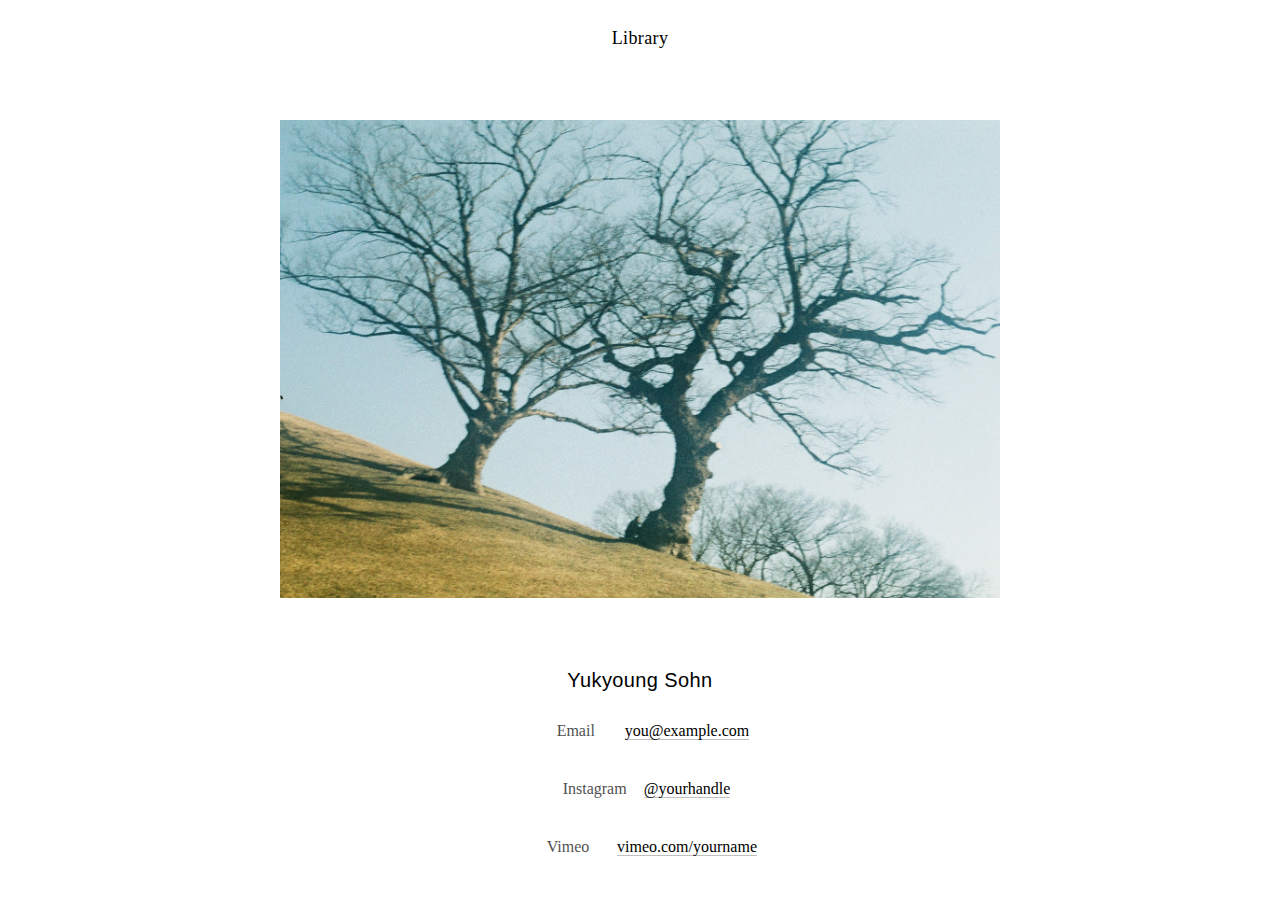
<file: index.html>
<!doctype html>
<html lang="ko">
<head>
  <meta charset="utf-8" />
  <meta name="viewport" content="width=device-width,initial-scale=1" />
  <title>Yukyoung Sohn</title>
  <link rel="stylesheet" href="./assets/style.css" />
</head>

<body>
  <!-- TOP -->
  <header class="top">
    <a class="top__btn" href="./library.html" aria-label="Library">Library</a>
  </header>

  <!-- CENTER IMAGE -->
  <main class="center" aria-label="Main image">
    <img class="hero" src="./assets/hero.jpg" alt="Main image" />
  </main>

  <!-- BOTTOM -->
  <footer class="bottom">
    <button id="nameBtn" class="name" type="button" aria-expanded="false" aria-controls="contactPanel">
      Yukyoung Sohn
    </button>

    <!-- ✅ hidden 제거: 애니메이션을 위해 항상 DOM에 존재해야 함 -->
    <section id="contactPanel" class="contact" aria-hidden="true">
      <div class="contact__inner">
        <p class="contact__line"><span class="label">Email</span> <a href="mailto:you@example.com">you@example.com</a></p>
        <p class="contact__line"><span class="label">Instagram</span> <a href="https://instagram.com/yourhandle" target="_blank" rel="noreferrer">@yourhandle</a></p>
        <p class="contact__line"><span class="label">Vimeo</span> <a href="https://vimeo.com/yourname" target="_blank" rel="noreferrer">vimeo.com/yourname</a></p>
      </div>
    </section>
  </footer>

  <!-- ✅ 스크립트는 딱 1번, body 끝에서만 -->
  <script src="./script.js"></script>
</body>
</html>
</file>
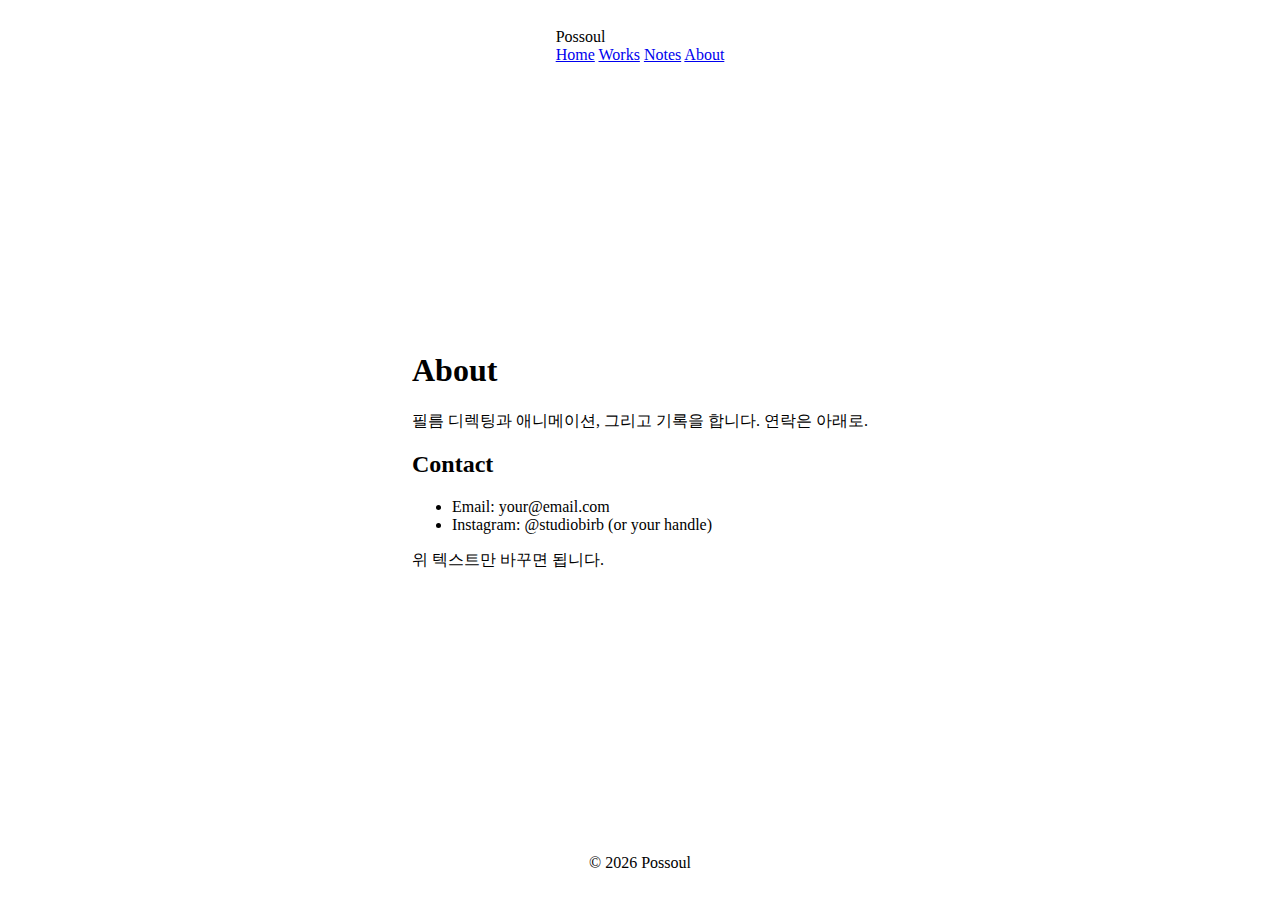
<file: about.html>
<!doctype html>
<html lang="ko">
<head>
  <meta charset="utf-8" />
  <meta name="viewport" content="width=device-width, initial-scale=1" />
  <title>Possoul | About</title>
  <link rel="stylesheet" href="assets/style.css" />
</head>
<body>
  <header class="topbar">
    <div class="brand">Possoul</div>
    <nav class="nav">
      <a href="index.html">Home</a>
      <a href="works.html">Works</a>
      <a href="notes.html">Notes</a>
      <a class="active" href="about.html">About</a>
    </nav>
  </header>

  <main class="wrap">
    <section class="panel">
      <h1 class="title small">About</h1>
      <p class="subtitle">
        필름 디렉팅과 애니메이션, 그리고 기록을 합니다.  
        연락은 아래로.
      </p>

      <div class="panel inner">
        <h2>Contact</h2>
        <ul class="list">
          <li>Email: your@email.com</li>
          <li>Instagram: @studiobirb (or your handle)</li>
        </ul>
        <p class="hint">위 텍스트만 바꾸면 됩니다.</p>
      </div>
    </section>
  </main>

  <footer class="footer">
    <span>© <span id="y"></span> Possoul</span>
  </footer>

  <script>
    document.getElementById("y").textContent = new Date().getFullYear();
  </script>
</body>
</html>
</file>
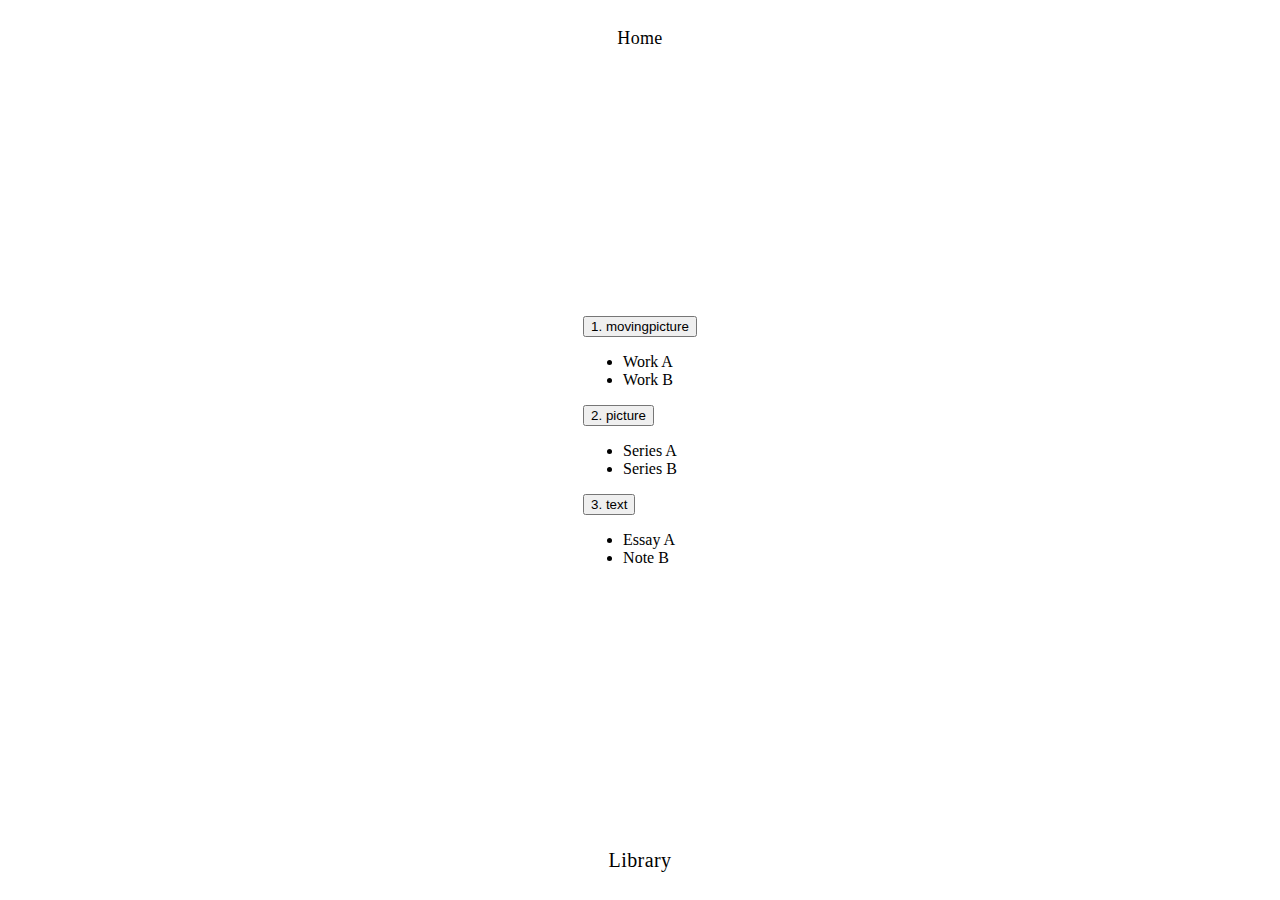
<file: library.html>
<!doctype html>
<html lang="ko">
<head>
  <meta charset="utf-8" />
  <meta name="viewport" content="width=device-width,initial-scale=1" />
  <title>Library | Yukyoung Sohn</title>
  <link rel="stylesheet" href="./assets/style.css" />
</head>

<body>
  <!-- TOP -->
  <header class="top">
    <a class="top__btn" href="./index.html">Home</a>
  </header>

  <!-- CENTER -->
  <main class="center" aria-label="Library">
    <section class="accordion">

      <button class="acc__btn" aria-expanded="false">
        1. movingpicture
      </button>
      <div class="acc__panel" aria-hidden="true">
        <ul class="acc__list">
          <li>Work A</li>
          <li>Work B</li>
        </ul>
      </div>

      <button class="acc__btn" aria-expanded="false">
        2. picture
      </button>
      <div class="acc__panel" aria-hidden="true">
        <ul class="acc__list">
          <li>Series A</li>
          <li>Series B</li>
        </ul>
      </div>

      <button class="acc__btn" aria-expanded="false">
        3. text
      </button>
      <div class="acc__panel" aria-hidden="true">
        <ul class="acc__list">
          <li>Essay A</li>
          <li>Note B</li>
        </ul>
      </div>

    </section>
  </main>

  <!-- BOTTOM -->
  <footer class="bottom">
    <span class="name">Library</span>
  </footer>

  <script src="./library.v1.js"></script>
</body>
</html>
</file>
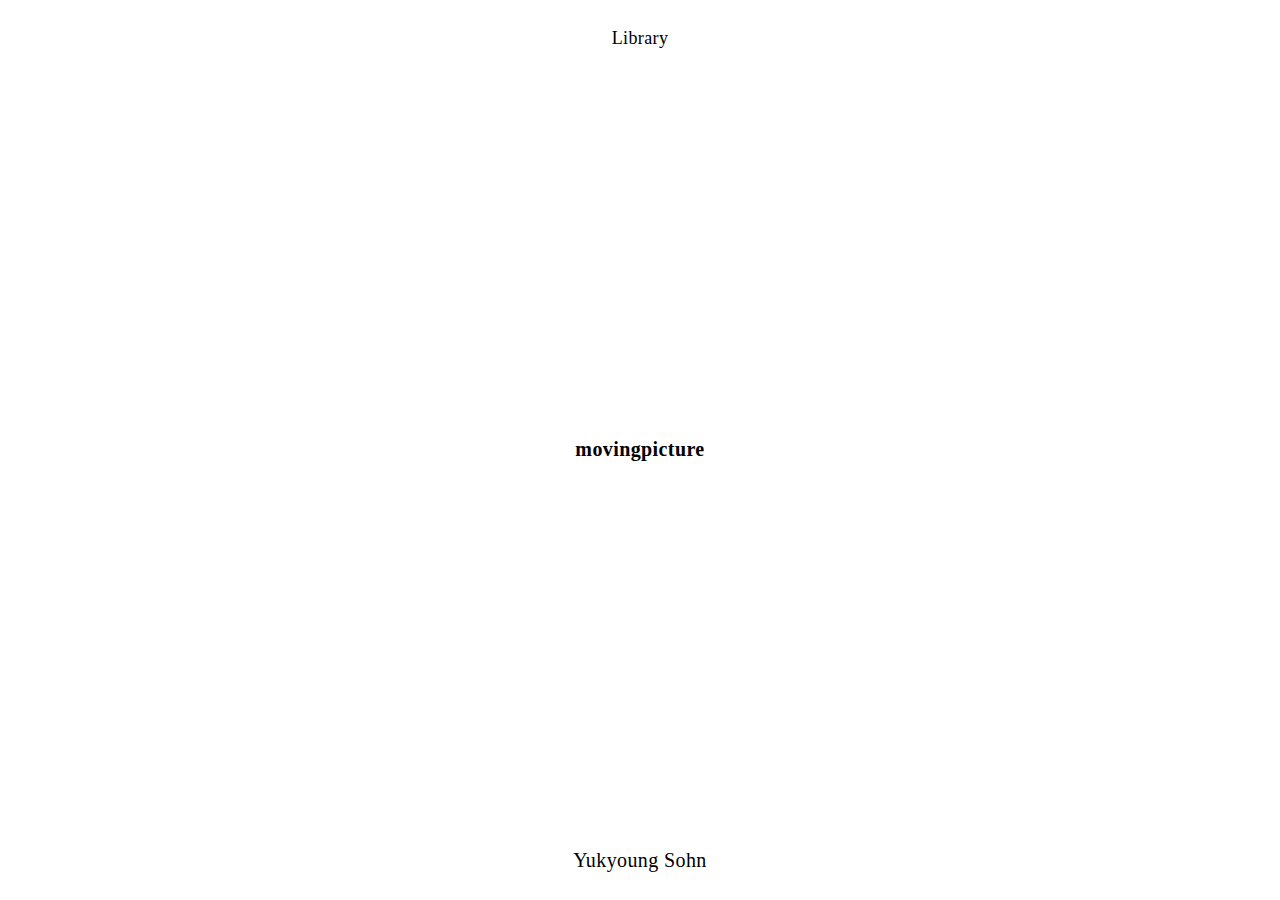
<file: movingpicture.html>
<!doctype html>
<html lang="ko">
<head>
  <meta charset="utf-8" />
  <meta name="viewport" content="width=device-width,initial-scale=1" />
  <title>Movingpicture</title>
  <link rel="stylesheet" href="./assets/style.css" />
</head>
<body>
  <header class="top"><a class="top__btn" href="./library.html">Library</a></header>
  <main class="center"><h1 class="name">movingpicture</h1></main>
  <footer class="bottom"><span class="name">Yukyoung Sohn</span></footer>
</body>
</html>
</file>
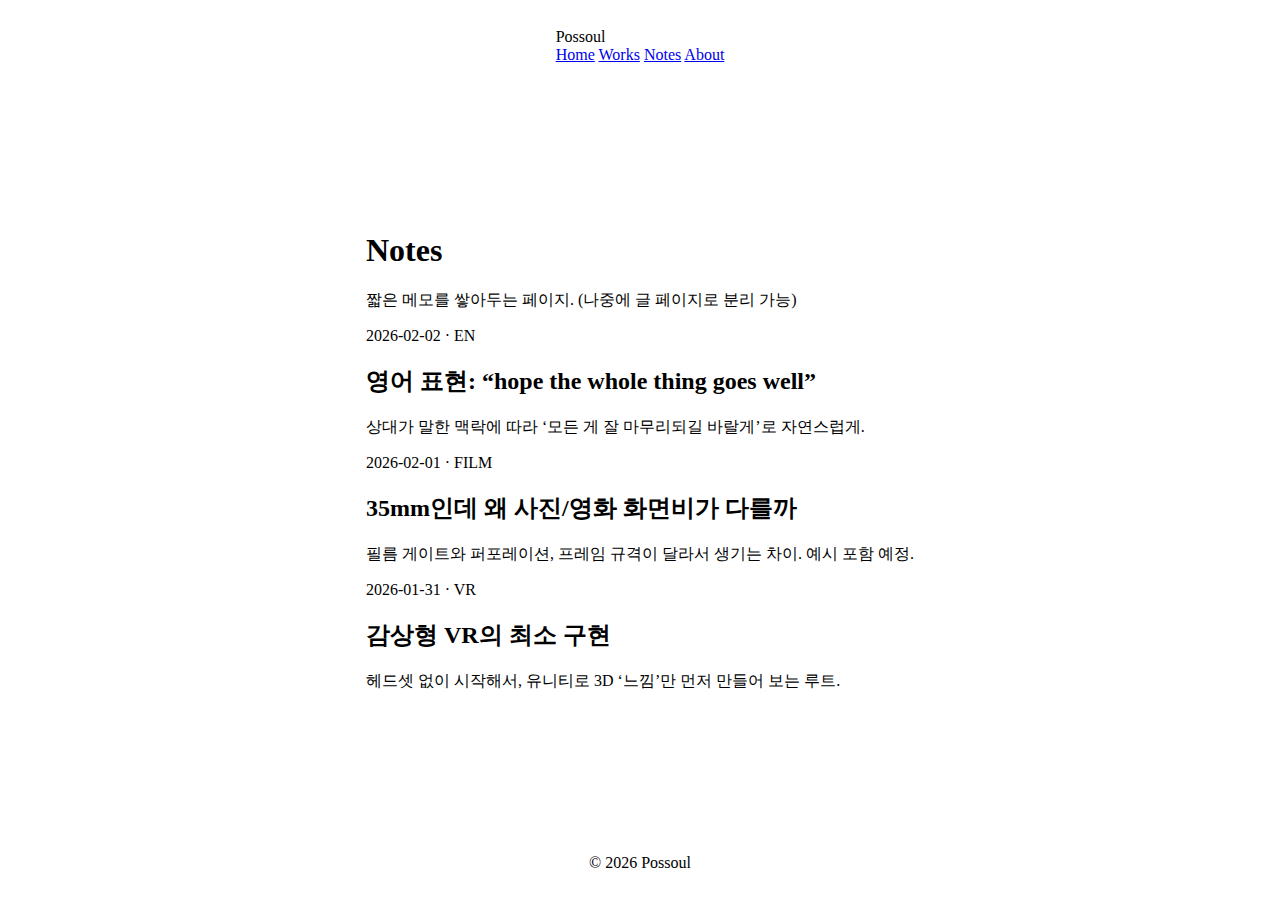
<file: notes.html>
<!doctype html>
<html lang="ko">
<head>
  <meta charset="utf-8" />
  <meta name="viewport" content="width=device-width, initial-scale=1" />
  <title>Possoul | Notes</title>
  <link rel="stylesheet" href="assets/style.css" />
</head>
<body>
  <header class="topbar">
    <div class="brand">Possoul</div>
    <nav class="nav">
      <a href="index.html">Home</a>
      <a href="works.html">Works</a>
      <a class="active" href="notes.html">Notes</a>
      <a href="about.html">About</a>
    </nav>
  </header>

  <main class="wrap">
    <section class="panel">
      <h1 class="title small">Notes</h1>
      <p class="subtitle">짧은 메모를 쌓아두는 페이지. (나중에 글 페이지로 분리 가능)</p>

      <div class="notes">
        <article class="panel note">
          <div class="meta">2026-02-02 · <span class="tag">EN</span></div>
          <h2>영어 표현: “hope the whole thing goes well”</h2>
          <p>상대가 말한 맥락에 따라 ‘모든 게 잘 마무리되길 바랄게’로 자연스럽게.</p>
        </article>

        <article class="panel note">
          <div class="meta">2026-02-01 · <span class="tag">FILM</span></div>
          <h2>35mm인데 왜 사진/영화 화면비가 다를까</h2>
          <p>필름 게이트와 퍼포레이션, 프레임 규격이 달라서 생기는 차이. 예시 포함 예정.</p>
        </article>

        <article class="panel note">
          <div class="meta">2026-01-31 · <span class="tag">VR</span></div>
          <h2>감상형 VR의 최소 구현</h2>
          <p>헤드셋 없이 시작해서, 유니티로 3D ‘느낌’만 먼저 만들어 보는 루트.</p>
        </article>
      </div>
    </section>
  </main>

  <footer class="footer">
    <span>© <span id="y"></span> Possoul</span>
  </footer>

  <script>
    document.getElementById("y").textContent = new Date().getFullYear();
  </script>
</body>
</html>
</file>
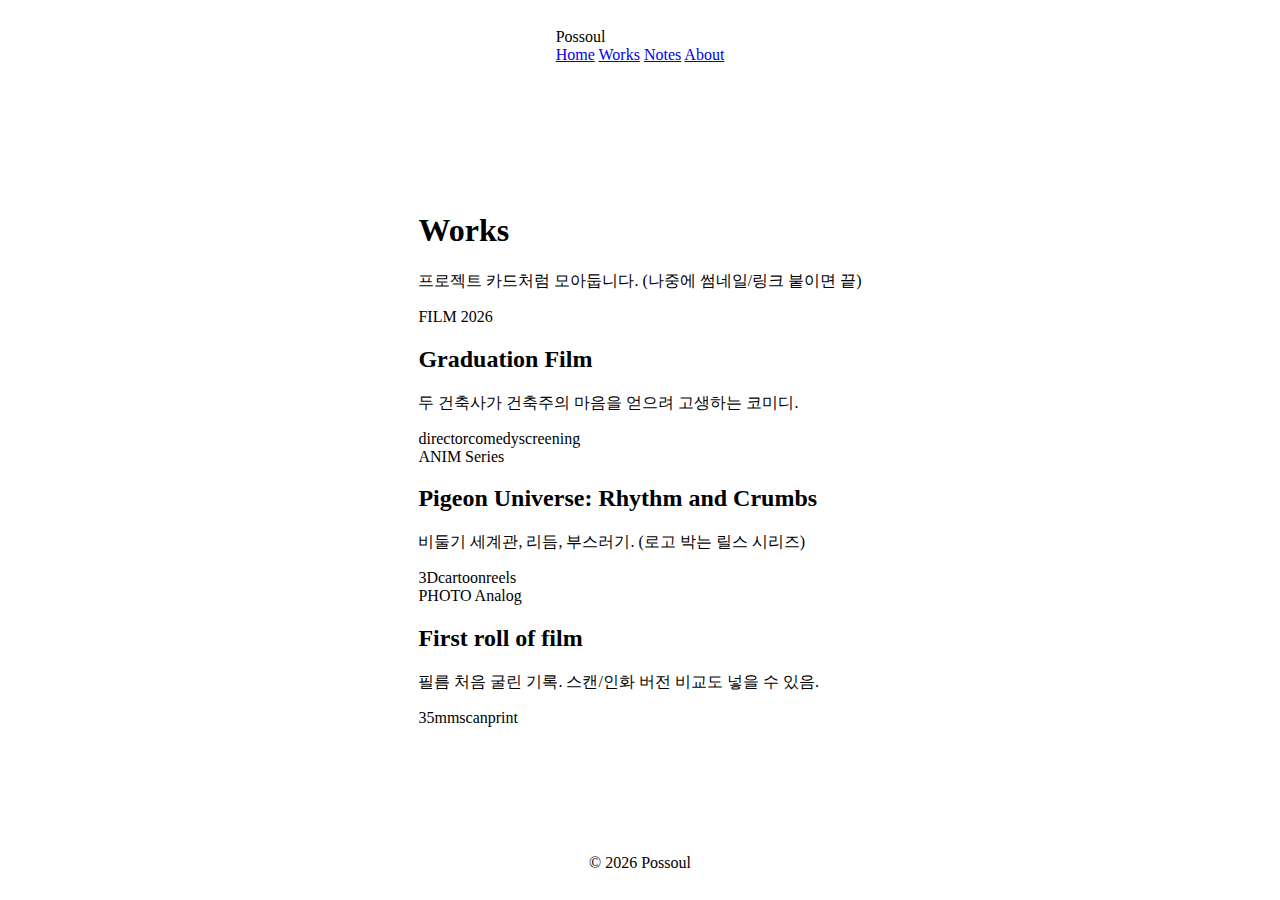
<file: works.html>
<!doctype html>
<html lang="ko">
<head>
  <meta charset="utf-8" />
  <meta name="viewport" content="width=device-width, initial-scale=1" />
  <title>Possoul | Works</title>
  <link rel="stylesheet" href="assets/style.css" />
</head>
<body>
  <header class="topbar">
    <div class="brand">Possoul</div>
    <nav class="nav">
      <a href="index.html">Home</a>
      <a class="active" href="works.html">Works</a>
      <a href="notes.html">Notes</a>
      <a href="about.html">About</a>
    </nav>
  </header>

  <main class="wrap">
    <section class="panel">
      <h1 class="title small">Works</h1>
      <p class="subtitle">프로젝트 카드처럼 모아둡니다. (나중에 썸네일/링크 붙이면 끝)</p>

      <div class="cards">
        <article class="panel item">
          <div class="meta"><span class="tag">FILM</span> 2026</div>
          <h2>Graduation Film</h2>
          <p>두 건축사가 건축주의 마음을 얻으려 고생하는 코미디.</p>
          <div class="chips">
            <span class="chip">director</span><span class="chip">comedy</span><span class="chip">screening</span>
          </div>
        </article>

        <article class="panel item">
          <div class="meta"><span class="tag">ANIM</span> Series</div>
          <h2>Pigeon Universe: Rhythm and Crumbs</h2>
          <p>비둘기 세계관, 리듬, 부스러기. (로고 박는 릴스 시리즈)</p>
          <div class="chips">
            <span class="chip">3D</span><span class="chip">cartoon</span><span class="chip">reels</span>
          </div>
        </article>

        <article class="panel item">
          <div class="meta"><span class="tag">PHOTO</span> Analog</div>
          <h2>First roll of film</h2>
          <p>필름 처음 굴린 기록. 스캔/인화 버전 비교도 넣을 수 있음.</p>
          <div class="chips">
            <span class="chip">35mm</span><span class="chip">scan</span><span class="chip">print</span>
          </div>
        </article>
      </div>
    </section>
  </main>

  <footer class="footer">
    <span>© <span id="y"></span> Possoul</span>
  </footer>

  <script>
    document.getElementById("y").textContent = new Date().getFullYear();
  </script>
</body>
</html>
</file>
<file: assets/style.css>
/* ===== Font (바탕체 파일이 있으면 활성화) ===== */
@font-face {
  font-family: "MyBatang";
  src: url("./assets/fonts/Batang.ttf") format("truetype");
  font-display: swap;
}

:root{
  --fg: #000;
  --bg: #fff;
}

/* ===== Base ===== */
* { box-sizing: border-box; }
html, body { height: 100%; }
body{
  margin: 0;
  height: 100vh;
  display: grid;
  place-items: center;
}

/* ===== Layout: top / center / bottom ===== */
body{
  min-height: 100svh;
  display: grid;
  grid-template-rows: auto 1fr auto;
  padding: 28px;
}

/* TOP */
.top{
  display: flex;
  justify-content: center;
  align-items: center;
}
.top__btn{
  text-decoration: none;
  color: var(--fg);
  font-size: 18px;
  letter-spacing: 0.02em;
}
.top__btn:hover{ opacity: 0.6; }

/* CENTER */
.center{
  display: flex;
  justify-content: center;
  align-items: center;
  padding: 24px 0;
}
.hero{
  width: min(720px, 86vw);
  height: auto;
  max-height: 62svh;
  object-fit: contain;
  display: block;
}

/* BOTTOM */
.bottom{
  display: flex;
  flex-direction: column;
  align-items: center;
  gap: 14px;
}
.name{
  background: transparent;
  border: 0;
  padding: 0;
  color: var(--fg);
  font-size: 20px;
  letter-spacing: 0.02em;
  cursor: pointer;
}
.name:hover{ opacity: 0.6; }

/* CONTACT */
.contact{
  width: min(720px, 86vw);
}
.contact__inner{
  display: grid;
  gap: 8px;
  text-align: center;
  font-size: 16px;
}
.label{
  display: inline-block;
  width: 90px;
  opacity: 0.7;
}
.contact a{
  color: var(--fg);
  text-decoration: none;
  border-bottom: 1px solid rgba(0,0,0,0.25);
}
.contact a:hover{
  border-bottom-color: rgba(0,0,0,0.6);
}

/* 모바일 여백 */
@media (max-width: 480px){
  body{ padding: 18px; }
  .label{ width: 70px; }
}
</file>
